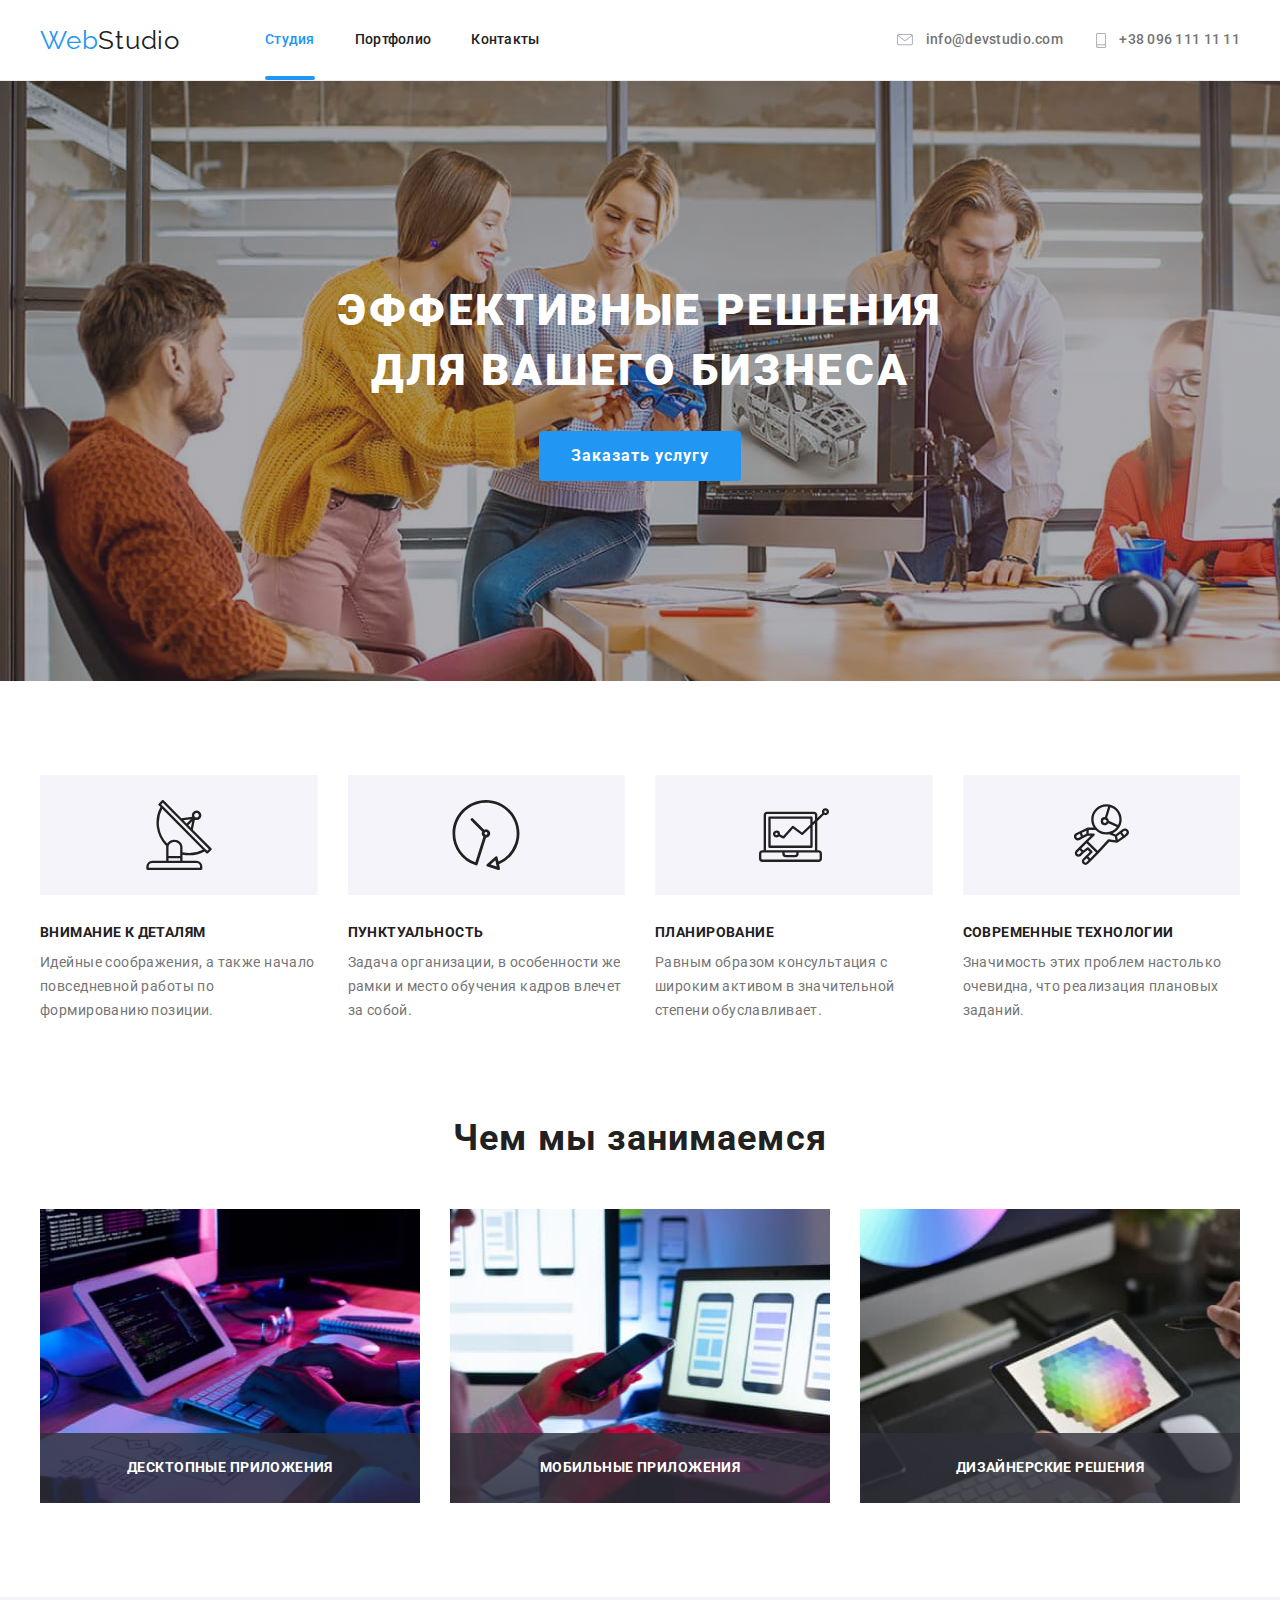
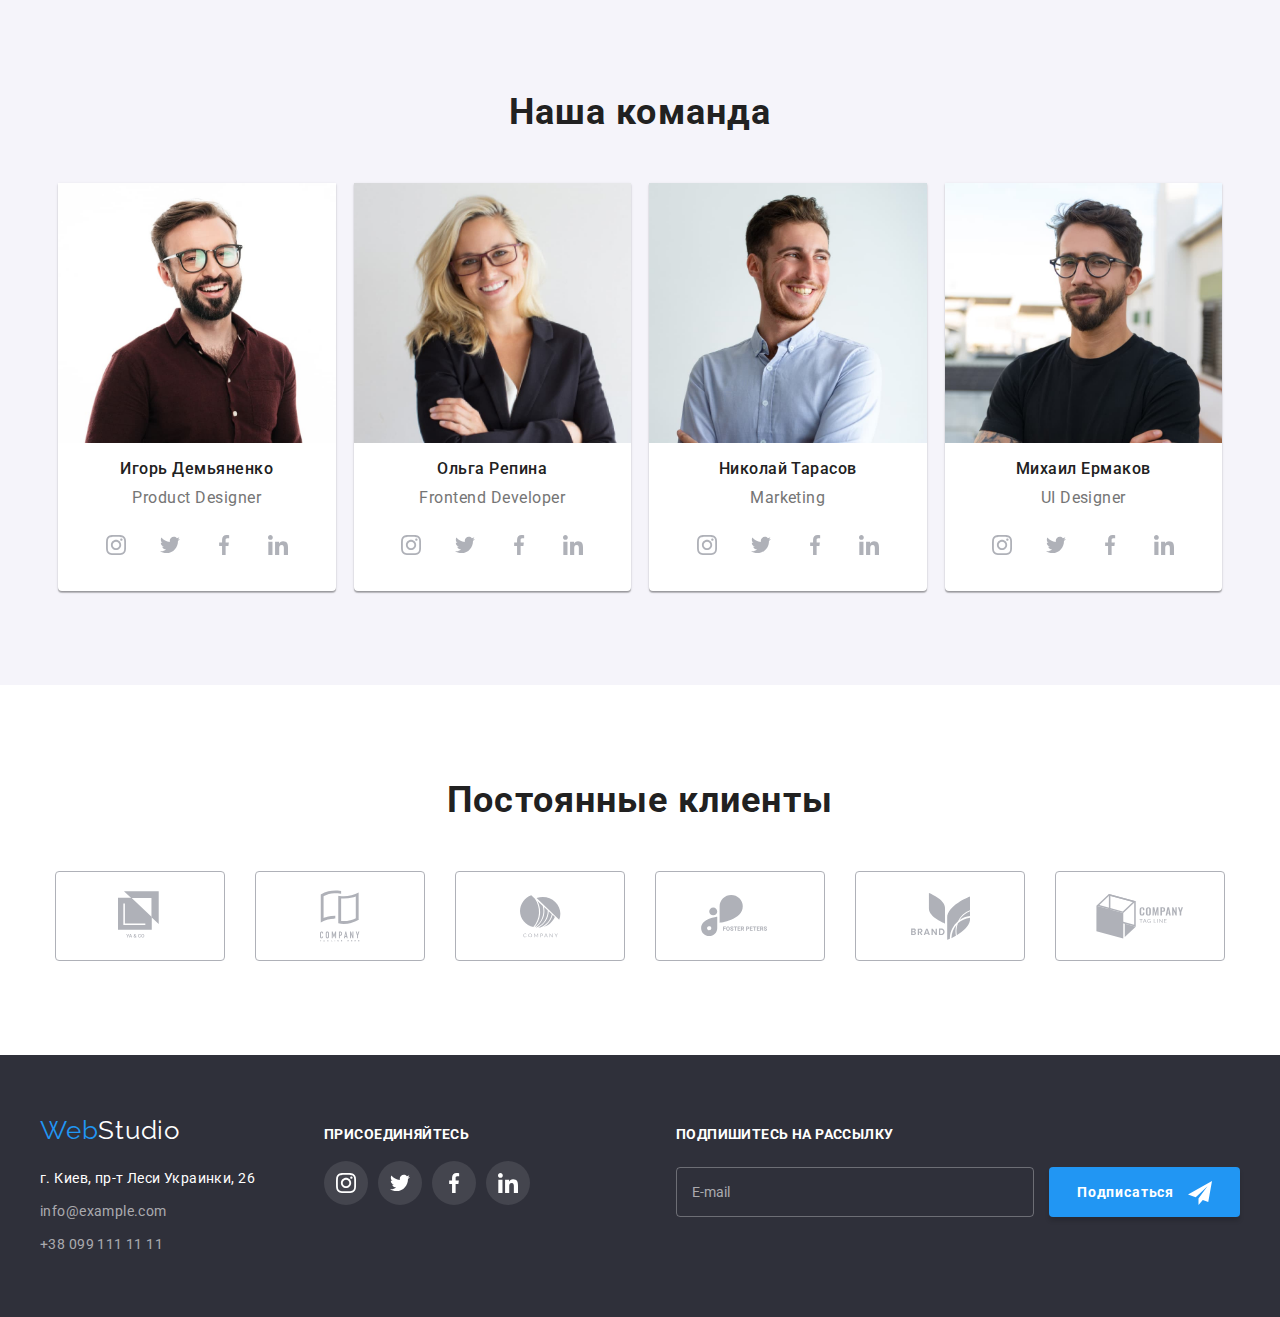
<file: index.html>
<!DOCTYPE html>
<html lang="ru">
  <head>
    <meta charset="UTF-8" />
    <meta name="viewport" content="width=device-width, initial-scale=1.0" />
    <title>Web Studio</title>
    <link
      href="https://fonts.googleapis.com/css2?family=Raleway:wght@700&family=Roboto:wght@400;500;700;900&display=swap"
      rel="stylesheet"
    />
    <link
      rel="stylesheet"
      href="https://cdnjs.cloudflare.com/ajax/libs/modern-normalize/0.7.0/modern-normalize.min.css"
    />
    <link rel="stylesheet" href="./css/style.css" />
  </head>
  <body>
    <!-- Header -->
    <header>
      <div class="container main-nav">
        <nav class="navigation">
          <a href="./index.html" class="logo"
            ><span class="logo-web">Web</span>Studio</a
          >
          <ul class="list">
            <li class="nav-item">
              <a href="./index.html" class="link current">Студия</a>
            </li>
            <li class="nav-item">
              <a href="./portfolio.html" class="link">Портфолио</a>
            </li>
            <li class="nav-item"><a href="#" class="link">Контакты</a></li>
          </ul>
        </nav>
        <div class="contacts">
          <a href="mailto:info@devstudio.com" class="link link-info">
            <svg class="header-icons" width="16" height="12">
              <use href="./images/icons/symbol-defs.svg#icon-mail"></use>
            </svg>
            info@devstudio.com
          </a>
          <a href="tel:+380961111111" class="link link-info">
            <svg class="header-icons" width="10" height="15">
              <use href="./images/icons/symbol-defs.svg#icon-smartphone"></use>
            </svg>
            +38 096 111 11 11
          </a>
        </div>
      </div>
    </header>
    <main>
      <!-- Hero -->
      <section class="hero">
        <h1 class="hero-title">
          Эффективные решения <br />
          для вашего бизнеса
        </h1>
        <button class="hero-button" type="button" data-modal-open>
          Заказать услугу
        </button>
      </section>
      <!-- Advantages -->
      <section class="advantages">
        <div class="container">
          <ul class="list">
            <li class="advantages-item vector">
              <h2 class="title">Внимание к деталям</h2>
              <p class="text">
                Идейные соображения, а также начало повседневной работы по
                формированию позиции.
              </p>
            </li>
            <li class="advantages-item watch">
              <h2 class="title">Пунктуальность</h2>
              <p class="text">
                Задача организации, в особенности же рамки и место обучения
                кадров влечет за собой.
              </p>
            </li>
            <li class="advantages-item computer">
              <h2 class="title">Планирование</h2>
              <p class="text">
                Равным образом консультация с широким активом в значительной
                степени обуславливает.
              </p>
            </li>
            <li class="advantages-item technology">
              <h2 class="title">Современные технологии</h2>
              <p class="text last-text">
                Значимость этих проблем настолько очевидна, что реализация
                плановых заданий.
              </p>
            </li>
          </ul>
        </div>
      </section>
      <!-- Activity -->
      <section class="activity">
        <div class="container">
          <h2 class="section-title">Чем мы занимаемся</h2>
          <ul class="list">
            <li class="activity-item">
              <img
                src="./images/activity/desktop.jpg"
                width="370"
                height="294"
                alt=""
                class="activity-image"
              />
              <h3 class="activity-title">Десктопные приложения</h3>
            </li>
            <li class="activity-item">
              <img
                src="./images/activity/mobile.jpg"
                width="370"
                height="294"
                alt=""
                class="activity-image"
              />
              <h3 class="activity-title">Мобильные приложения</h3>
            </li>
            <li class="activity-item">
              <img
                src="./images/activity/design.jpg"
                width="370"
                height="294"
                alt=""
                class="activity-image"
              />
              <h3 class="activity-title last-activity">Дизайнерские решения</h3>
            </li>
          </ul>
        </div>
      </section>
      <!-- Team -->
      <section class="team">
        <div class="container">
          <h2 class="section-title">Наша команда</h2>
          <ul class="list">
            <li class="team-item">
              <img
                src="./images/team/Igor.jpg"
                width="270"
                height="260"
                alt=""
                class="team-image"
              />
              <h3 class="team-title">Игорь Демьяненко</h3>
              <p class="team-text">Product Designer</p>
              <ul class="social-list">
                <li class="social-item">
                  <a href="#" aria-label="ссилка Instagram" class="social-link">
                    <svg width="20" height="20" class="social-icon">
                      <use
                        href="./images/icons/symbol-defs.svg#icon-instagram"
                      ></use>
                    </svg>
                  </a>
                </li>
                <li class="social-item">
                  <a href="#" aria-label="ссилка Twitter" class="social-link">
                    <svg width="20" height="20" class="social-icon">
                      <use
                        href="./images/icons/symbol-defs.svg#icon-twitter"
                      ></use>
                    </svg>
                  </a>
                </li>
                <li class="social-item">
                  <a href="#" aria-label="ссилка Facebook" class="social-link">
                    <svg width="20" height="20" class="social-icon">
                      <use
                        href="./images/icons/symbol-defs.svg#icon-facebook"
                      ></use>
                    </svg>
                  </a>
                </li>
                <li>
                  <a href="#" aria-label="ссилка LinkedIn" class="social-link">
                    <svg width="20" height="20" class="social-icon">
                      <use
                        href="./images/icons/symbol-defs.svg#icon-linkedin"
                      ></use>
                    </svg>
                  </a>
                </li>
              </ul>
            </li>
            <li class="team-item">
              <img
                src="./images/team/Olya.jpg"
                width="270"
                height="260"
                alt=""
                class="team-image"
              />
              <h3 class="team-title">Ольга Репина</h3>
              <p class="team-text">Frontend Developer</p>
              <ul class="social-list">
                <li class="social-item">
                  <a href="#" aria-label="ссилка Instagram" class="social-link">
                    <svg width="20" height="20" class="social-icon">
                      <use
                        href="./images/icons/symbol-defs.svg#icon-instagram"
                      ></use>
                    </svg>
                  </a>
                </li>
                <li class="social-item">
                  <a href="#" aria-label="ссилка Twitter" class="social-link">
                    <svg width="20" height="20" class="social-icon">
                      <use
                        href="./images/icons/symbol-defs.svg#icon-twitter"
                      ></use>
                    </svg>
                  </a>
                </li>
                <li class="social-item">
                  <a href="#" aria-label="ссилка Facebook" class="social-link">
                    <svg width="20" height="20" class="social-icon">
                      <use
                        href="./images/icons/symbol-defs.svg#icon-facebook"
                      ></use>
                    </svg>
                  </a>
                </li>
                <li>
                  <a href="#" aria-label="ссилка LinkedIn" class="social-link">
                    <svg width="20" height="20" class="social-icon">
                      <use
                        href="./images/icons/symbol-defs.svg#icon-linkedin"
                      ></use>
                    </svg>
                  </a>
                </li>
              </ul>
            </li>
            <li class="team-item">
              <img
                src="./images/team/Kolya.jpg"
                width="270"
                height="260"
                alt=""
                class="team-image"
              />
              <h3 class="team-title">Николай Тарасов</h3>
              <p class="team-text">Marketing</p>
              <ul class="social-list">
                <li class="social-item">
                  <a href="#" aria-label="ссилка Instagram" class="social-link">
                    <svg width="20" height="20" class="social-icon">
                      <use
                        href="./images/icons/symbol-defs.svg#icon-instagram"
                      ></use>
                    </svg>
                  </a>
                </li>
                <li class="social-item">
                  <a href="#" aria-label="ссилка Twitter" class="social-link">
                    <svg width="20" height="20" class="social-icon">
                      <use
                        href="./images/icons/symbol-defs.svg#icon-twitter"
                      ></use>
                    </svg>
                  </a>
                </li>
                <li class="social-item">
                  <a href="#" aria-label="ссилка Facebook" class="social-link">
                    <svg width="20" height="20" class="social-icon">
                      <use
                        href="./images/icons/symbol-defs.svg#icon-facebook"
                      ></use>
                    </svg>
                  </a>
                </li>
                <li>
                  <a href="#" aria-label="ссилка LinkedIn" class="social-link">
                    <svg width="20" height="20" class="social-icon">
                      <use
                        href="./images/icons/symbol-defs.svg#icon-linkedin"
                      ></use>
                    </svg>
                  </a>
                </li>
              </ul>
            </li>
            <li class="team-item">
              <img
                src="./images/team/Misha.jpg"
                width="270"
                height="260"
                alt=""
                class="team-image"
              />
              <h3 class="team-title">Михаил Ермаков</h3>
              <p class="team-text">UI Designer</p>
              <ul class="social-list">
                <li class="social-item">
                  <a href="#" aria-label="ссилка Instagram" class="social-link">
                    <svg width="20" height="20" class="social-icon">
                      <use
                        href="./images/icons/symbol-defs.svg#icon-instagram"
                      ></use>
                    </svg>
                  </a>
                </li>
                <li class="social-item">
                  <a href="#" aria-label="ссилка Twitter" class="social-link">
                    <svg width="20" height="20" class="social-icon">
                      <use
                        href="./images/icons/symbol-defs.svg#icon-twitter"
                      ></use>
                    </svg>
                  </a>
                </li>
                <li class="social-item">
                  <a href="#" aria-label="ссилка Facebook" class="social-link">
                    <svg width="20" height="20" class="social-icon">
                      <use
                        href="./images/icons/symbol-defs.svg#icon-facebook"
                      ></use>
                    </svg>
                  </a>
                </li>
                <li>
                  <a href="#" aria-label="ссилка LinkedIn" class="social-link">
                    <svg width="20" height="20" class="social-icon">
                      <use
                        href="./images/icons/symbol-defs.svg#icon-linkedin"
                      ></use>
                    </svg>
                  </a>
                </li>
              </ul>
            </li>
          </ul>
        </div>
      </section>
      <!-- regular customers -->
      <section class="clients">
        <div class="container">
          <h2 class="section-title">Постоянные клиенты</h2>
          <ul class="clients-list">
            <li class="clients-item">
              <a href="#" aria-label="Client 1" class="clients-link">
                <svg width="45" height="50" class="clients-icon">
                  <use href="./images/icons/symbol-defs.svg#icon-logo1"></use>
                </svg>
              </a>
            </li>
            <li class="clients-item">
              <a href="#" aria-label="Client 2" class="clients-link">
                <svg width="40" height="52" class="clients-icon">
                  <use href="./images/icons/symbol-defs.svg#icon-logo2"></use>
                </svg>
              </a>
            </li>
            <li class="clients-item">
              <a href="#" aria-label="Client 3" class="clients-link">
                <svg width="41" height="43" class="clients-icon">
                  <use href="./images/icons/symbol-defs.svg#icon-logo3"></use>
                </svg>
              </a>
            </li>
            <li class="clients-item">
              <a href="#" aria-label="Client 4" class="clients-link">
                <svg width="79" height="42" class="clients-icon">
                  <use href="./images/icons/symbol-defs.svg#icon-logo4"></use>
                </svg>
              </a>
            </li>
            <li class="clients-item">
              <a href="#" aria-label="Client 5" class="clients-link">
                <svg width="59" height="47" class="clients-icon">
                  <use href="./images/icons/symbol-defs.svg#icon-logo5"></use>
                </svg>
              </a>
            </li>
            <li class="clients-item">
              <a href="#" aria-label="Client 6" class="clients-link">
                <svg width="88" height="45" class="clients-icon">
                  <use href="./images/icons/symbol-defs.svg#icon-logo6"></use>
                </svg>
              </a>
            </li>
          </ul>
        </div>
      </section>
    </main>
    <!-- footer -->
    <footer>
      <div class="container">
        <div class="footer">
          <div>
            <a href="./index.html" class="logo"
              ><span class="logo-web">Web</span
              ><span class="logo-studio">Studio</span></a
            >
            <address>
              <ul class="address-list">
                <li class="address-item">
                  <a
                    href="https://goo.gl/maps/6LyQtBuJh6KGTNJq8"
                    target="_blank"
                    rel="noopener noreferrer"
                    class="kyiv-address"
                    >г. Киев, пр-т Леси Украинки, 26</a
                  >
                </li>
                <li class="address-item">
                  <a href="mailto:info@devstudio.com" class="address-link">
                    info@example.com
                  </a>
                </li>
                <li class="address-item">
                  <a href="tel:+380961111111" class="address-link">
                    +38 099 111 11 11
                  </a>
                </li>
              </ul>
            </address>
          </div>
          <div class="join-icons">
            <b class="join-us">присоединяйтесь</b>
            <ul class="social-list">
              <li class="social-item">
                <a
                  href="#"
                  aria-label="ссилка Instagram"
                  class="social-link our-links"
                >
                  <svg width="20" height="20" class="social-icon our-icon">
                    <use
                      href="./images/icons/symbol-defs.svg#icon-instagram"
                    ></use>
                  </svg>
                </a>
              </li>
              <li class="social-item">
                <a
                  href="#"
                  aria-label="ссилка Twitter"
                  class="social-link our-links"
                >
                  <svg width="20" height="20" class="social-icon our-icon">
                    <use
                      href="./images/icons/symbol-defs.svg#icon-twitter"
                    ></use>
                  </svg>
                </a>
              </li>
              <li class="social-item">
                <a
                  href="#"
                  aria-label="ссилка Facebook"
                  class="social-link our-links"
                >
                  <svg width="20" height="20" class="social-icon our-icon">
                    <use
                      href="./images/icons/symbol-defs.svg#icon-facebook"
                    ></use>
                  </svg>
                </a>
              </li>
              <li class="social-item">
                <a
                  href="#"
                  aria-label="ссилка LinkedIn"
                  class="social-link our-links"
                >
                  <svg width="20" height="20" class="social-icon our-icon">
                    <use
                      href="./images/icons/symbol-defs.svg#icon-linkedin"
                    ></use>
                  </svg>
                </a>
              </li>
            </ul>
          </div>
          <div class="write-email">
            <b class="join-us">Подпишитесь на рассылку</b>
            <form class="subscribe">
              <div>
                <input
                  type="email"
                  name="email"
                  placeholder="E-mail"
                  autocomplete="off"
                />
                <button type="submit" class="subscribe-button">
                  Подписаться
                  <svg class="subscribe-icon">
                    <use
                      href="./images/icons/symbol-defs.svg#icon-envelope"
                    ></use>
                  </svg>
                </button>
              </div>
            </form>
          </div>
        </div>
      </div>
    </footer>
    <div class="backdrop is-hidden" data-modal>
      <div class="modal">
        <button data-modal-close class="button-close">
          <!-- <img src="./images/icons/close.svg" alt="" class="icon-close" /> -->
          <svg class="close-icon" width="18" height="18">
            <use href="./images/icons/symbol-defs.svg#icon-close"></use>
          </svg>
        </button>
        <b class="give-information">Оставьте свои данные, мы вам перезвоним</b>
        <form>
          <label for="name">Имя</label>
          <div class="form-block">
            <input type="text" name="name" id="name" />
            <svg class="modal-icon">
              <use
                href="./images/icons/symbol-defs.svg#icon-person-black"
              ></use>
            </svg>
          </div>
          <label for="tel">Телефон</label>
          <div class="form-block">
            <input type="tel" name="tel" id="tel" />
            <svg class="modal-icon">
              <use href="./images/icons/symbol-defs.svg#icon-phone-black"></use>
            </svg>
          </div>

          <label for="mail">Почта</label>
          <div class="form-block">
            <input type="email" name="email" id="mail" />
            <svg class="modal-icon">
              <use href="./images/icons/symbol-defs.svg#icon-email-black"></use>
            </svg>
          </div>
          <label for="comment">Комментарий</label>
          <textarea
            name="comment"
            id="comment"
            class="textarea"
            placeholder="Введите текст"
          ></textarea>
          <label class="label">
            <input type="checkbox" name="conditions" class="checkbox" />
            <span class="checkbox-icon"></span>
            <span class="agree-conditions">
              Соглашаюсь с рассылкой и принимаю
              <a href="#" class="agreement">Условия договора</a>
            </span>
          </label>
          <button type="submit" class="submit-button">Отправить</button>
        </form>
      </div>
    </div>
    <script src="./js/modal.js"></script>
  </body>
</html>
</file>
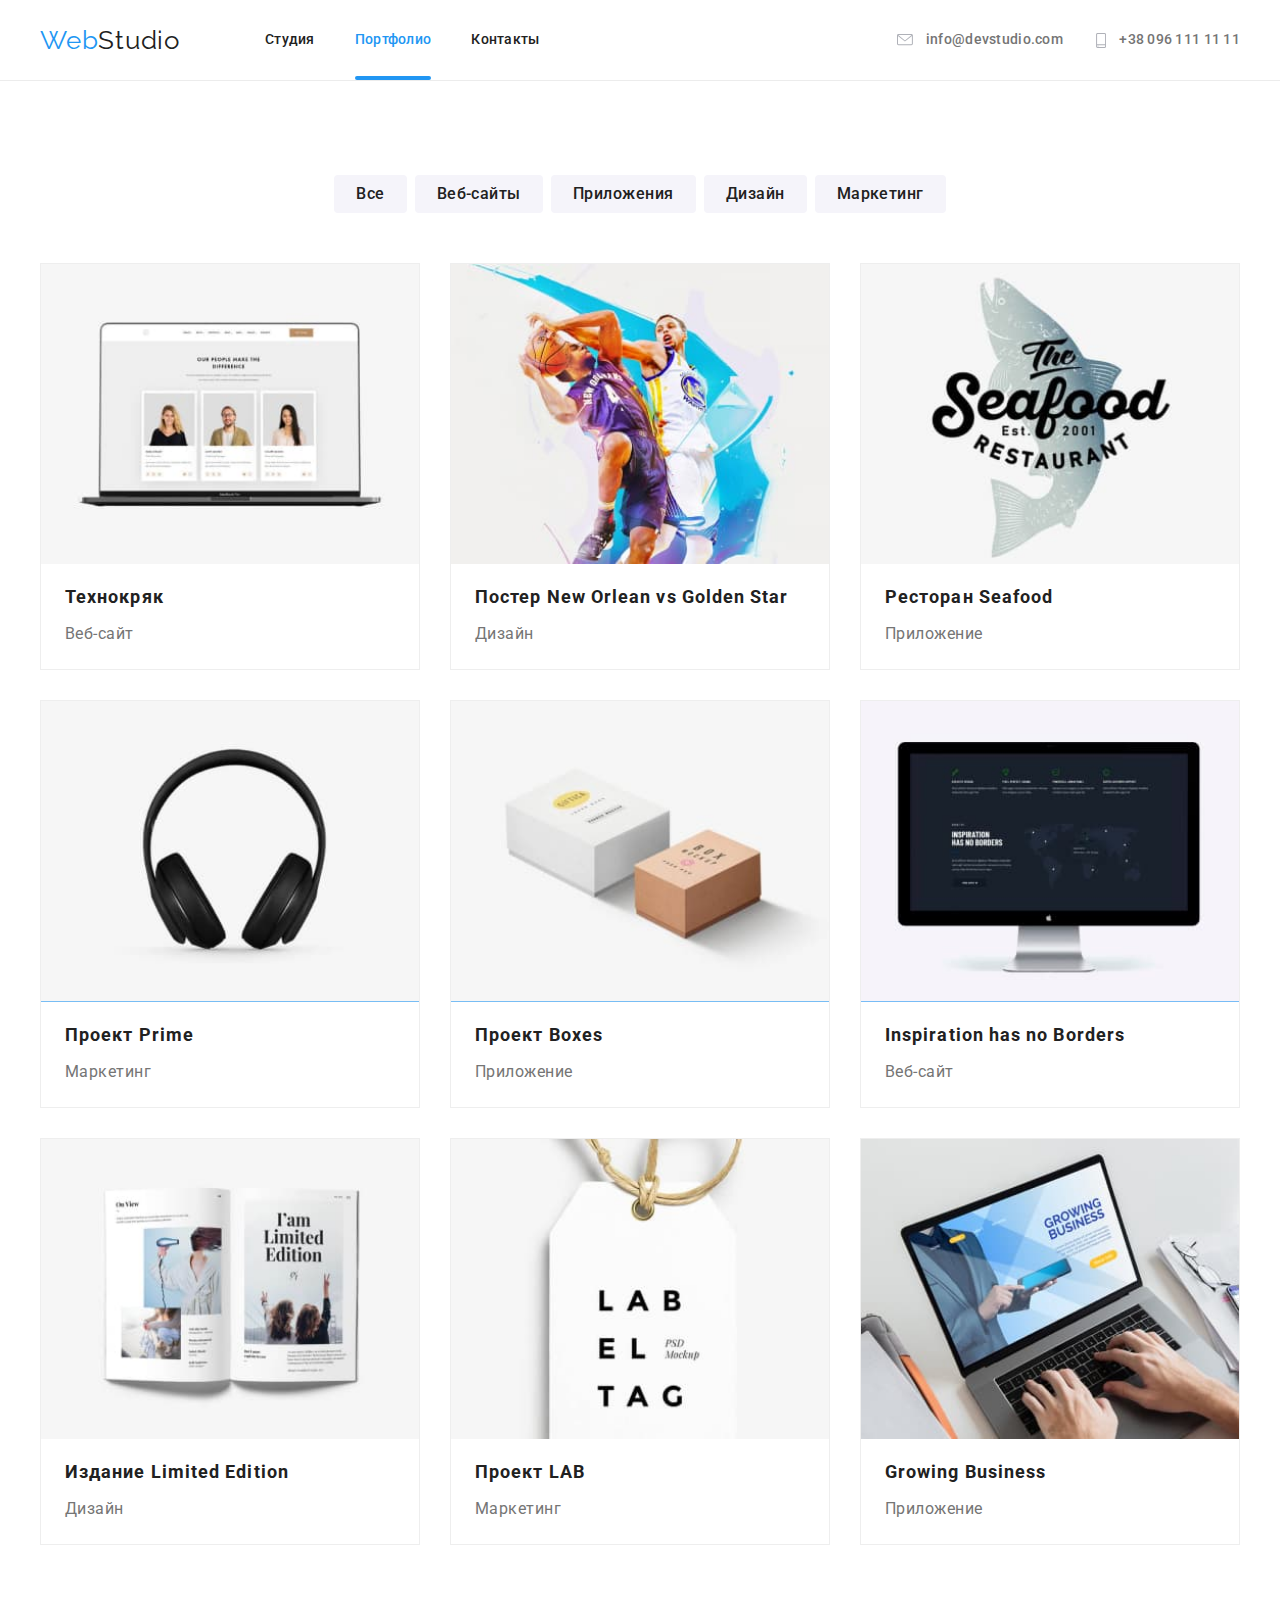
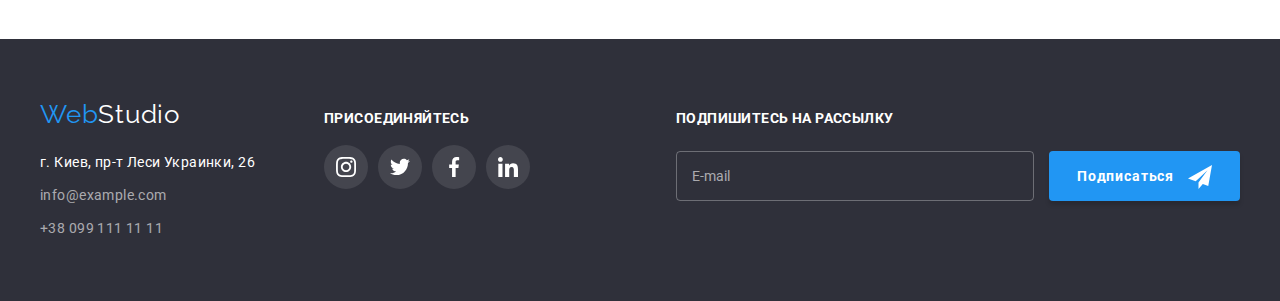
<file: portfolio.html>
<!DOCTYPE html>
<html lang="en">
  <head>
    <meta charset="UTF-8" />
    <meta name="viewport" content="width=device-width, initial-scale=1.0" />
    <title>Portfolio</title>
    <link
      href="https://fonts.googleapis.com/css2?family=Raleway:wght@700&family=Roboto:wght@400;500;700;900&display=swap"
      rel="stylesheet"
    />
    <link
      rel="stylesheet"
      href="https://cdnjs.cloudflare.com/ajax/libs/modern-normalize/0.7.0/modern-normalize.min.css"
    />
    <link rel="stylesheet" href="./css/style.css" />
  </head>
  <body>
    <header>
      <div class="container main-nav">
        <nav class="navigation">
          <a href="./index.html" class="logo"
            ><span class="logo-web">Web</span>Studio</a
          >
          <ul class="list">
            <li class="nav-item">
              <a href="./index.html" class="link">Студия</a>
            </li>
            <li class="nav-item">
              <a href="./portfolio.html" class="link current">Портфолио</a>
            </li>
            <li class="nav-item"><a href="#" class="link">Контакты</a></li>
          </ul>
        </nav>
        <div class="contacts">
          <a href="mailto:info@devstudio.com" class="link link-info">
            <svg class="header-icons" width="16" height="12">
              <use href="./images/icons/symbol-defs.svg#icon-mail"></use>
            </svg>
            info@devstudio.com</a
          >
          <a href="tel:+380961111111" class="link link-info">
            <svg class="header-icons" width="10" height="15">
              <use href="./images/icons/symbol-defs.svg#icon-smartphone"></use>
            </svg>
            +38 096 111 11 11</a
          >
        </div>
      </div>
    </header>
    <main>
      <section class="filter">
        <div class="container">
          <!-- <h1 class="main-title">Портфолио</h1> -->
          <ul class="list">
            <li class="filter-item">
              <button type="button" class="filter-button">Все</button>
            </li>
            <li class="filter-item">
              <button type="button" class="filter-button">Веб-сайты</button>
            </li>
            <li class="filter-item">
              <button type="button" class="filter-button">Приложения</button>
            </li>
            <li class="filter-item">
              <button type="button" class="filter-button">Дизайн</button>
            </li>
            <li class="filter-item">
              <button type="button" class="filter-button">Маркетинг</button>
            </li>
          </ul>

          <ul class="portfolio-list">
            <li class="portfolio-item">
              <a href="#" class="portfolio-link">
                <div class="image-box">
                  <img
                    src="./images/portfolio/techno-opt.jpg"
                    alt=""
                    width="370"
                    class="portfolio-image"
                  />
                  <p class="portfolio-description">
                    Технокряк это современная площадка распространения
                    коронавируса. Компании используют эту платформу для
                    цифрового шпионажа и атак на защищённые сервера конкурентов.
                  </p>
                </div>
                <h2 class="portfolio-title">Технокряк</h2>
                <p class="portfolio-text">Веб-сайт</p>
              </a>
            </li>
            <li class="portfolio-item">
              <a href="#" class="portfolio-link">
                <div class="image-box">
                  <img
                    src="./images/portfolio/new-orlean-opt.jpg"
                    alt=""
                    width="370"
                    class="portfolio-image"
                  />
                  <p class="portfolio-description">
                    Технокряк это современная площадка распространения
                    коронавируса. Компании используют эту платформу для
                    цифрового шпионажа и атак на защищённые сервера конкурентов.
                  </p>
                </div>
                <h2 class="portfolio-title">
                  Постер New Orlean vs Golden Star
                </h2>
                <p class="portfolio-text">Дизайн</p>
              </a>
            </li>
            <li class="portfolio-item">
              <a href="#" class="portfolio-link">
                <div class="image-box">
                  <img
                    src="./images/portfolio/seafood-opt.jpg"
                    alt=""
                    width="370"
                    class="portfolio-image"
                  />
                  <p class="portfolio-description">
                    Технокряк это современная площадка распространения
                    коронавируса. Компании используют эту платформу для
                    цифрового шпионажа и атак на защищённые сервера конкурентов.
                  </p>
                </div>
                <h2 class="portfolio-title">Ресторан Seafood</h2>
                <p class="portfolio-text">Приложение</p>
              </a>
            </li>
            <li class="portfolio-item">
              <a href="#" class="portfolio-link">
                <div class="image-box">
                  <img
                    src="./images/portfolio/prime-opt.jpg"
                    alt=""
                    width="370"
                    class="portfolio-image"
                  />
                  <p class="portfolio-description">
                    Технокряк это современная площадка распространения
                    коронавируса. Компании используют эту платформу для
                    цифрового шпионажа и атак на защищённые сервера конкурентов.
                  </p>
                </div>
                <h2 class="portfolio-title">Проект Prime</h2>
                <p class="portfolio-text">Маркетинг</p>
              </a>
            </li>
            <li class="portfolio-item">
              <a href="#" class="portfolio-link">
                <div class="image-box">
                  <img
                    src="./images/portfolio/boxes-opt.jpg"
                    alt=""
                    width="370"
                    class="portfolio-image"
                  />
                  <p class="portfolio-description">
                    Технокряк это современная площадка распространения
                    коронавируса. Компании используют эту платформу для
                    цифрового шпионажа и атак на защищённые сервера конкурентов.
                  </p>
                </div>
                <h2 class="portfolio-title">Проект Boxes</h2>
                <p class="portfolio-text">Приложение</p>
              </a>
            </li>
            <li class="portfolio-item">
              <a href="#" class="portfolio-link">
                <div class="image-box">
                  <img
                    src="./images/portfolio/noBorders-opt.jpg"
                    alt=""
                    width="370"
                    class="portfolio-image"
                  />
                  <p class="portfolio-description">
                    Технокряк это современная площадка распространения
                    коронавируса. Компании используют эту платформу для
                    цифрового шпионажа и атак на защищённые сервера конкурентов.
                  </p>
                </div>
                <h2 class="portfolio-title">Inspiration has no Borders</h2>
                <p class="portfolio-text">Веб-сайт</p>
              </a>
            </li>
            <li class="portfolio-item">
              <a href="#" class="portfolio-link">
                <div class="image-box">
                  <img
                    src="./images/portfolio/ledition-opt.jpg"
                    alt=""
                    width="370"
                    class="portfolio-image"
                  />
                  <p class="portfolio-description">
                    Технокряк это современная площадка распространения
                    коронавируса. Компании используют эту платформу для
                    цифрового шпионажа и атак на защищённые сервера конкурентов.
                  </p>
                </div>
                <h2 class="portfolio-title">Издание Limited Edition</h2>
                <p class="portfolio-text">Дизайн</p>
              </a>
            </li>
            <li class="portfolio-item">
              <a href="#" class="portfolio-link">
                <div class="image-box">
                  <img
                    src="./images/portfolio/lab-opt.jpg"
                    alt=""
                    width="370"
                    class="portfolio-image"
                  />
                  <p class="portfolio-description">
                    Технокряк это современная площадка распространения
                    коронавируса. Компании используют эту платформу для
                    цифрового шпионажа и атак на защищённые сервера конкурентов.
                  </p>
                </div>
                <h2 class="portfolio-title">Проект LAB</h2>
                <p class="portfolio-text">Маркетинг</p>
              </a>
            </li>
            <li class="portfolio-item">
              <a href="#" class="portfolio-link">
                <div class="image-box">
                  <img
                    src="./images/portfolio/growing-opt.jpg"
                    alt=""
                    width="370"
                    class="portfolio-image"
                  />
                  <p class="portfolio-description">
                    Технокряк это современная площадка распространения
                    коронавируса. Компании используют эту платформу для
                    цифрового шпионажа и атак на защищённые сервера конкурентов.
                  </p>
                </div>
                <h2 class="portfolio-title">Growing Business</h2>
                <p class="portfolio-text">Приложение</p>
              </a>
            </li>
          </ul>
        </div>
      </section>
    </main>
    <footer>
      <div class="container">
        <div class="footer">
          <div>
            <a href="./index.html" class="logo"
              ><span class="logo-web">Web</span
              ><span class="logo-studio">Studio</span></a
            >
            <address>
              <ul class="address-list">
                <li class="address-item">
                  <a
                    href="https://goo.gl/maps/6LyQtBuJh6KGTNJq8"
                    target="_blank"
                    rel="noopener noreferrer"
                    class="kyiv-address"
                    >г. Киев, пр-т Леси Украинки, 26</a
                  >
                </li>
                <li class="address-item">
                  <a href="mailto:info@devstudio.com" class="address-link">
                    info@example.com
                  </a>
                </li>
                <li class="address-item">
                  <a href="tel:+380961111111" class="address-link">
                    +38 099 111 11 11
                  </a>
                </li>
              </ul>
            </address>
          </div>
          <div class="join-icons">
            <b class="join-us">присоединяйтесь</b>
            <ul class="social-list">
              <li class="social-item">
                <a
                  href="#"
                  aria-label="ссилка Instagram"
                  class="social-link our-links"
                >
                  <svg width="20" height="20" class="social-icon our-icon">
                    <use
                      href="./images/icons/symbol-defs.svg#icon-instagram"
                    ></use>
                  </svg>
                </a>
              </li>
              <li class="social-item">
                <a
                  href="#"
                  aria-label="ссилка Twitter"
                  class="social-link our-links"
                >
                  <svg width="20" height="20" class="social-icon our-icon">
                    <use
                      href="./images/icons/symbol-defs.svg#icon-twitter"
                    ></use>
                  </svg>
                </a>
              </li>
              <li class="social-item">
                <a
                  href="#"
                  aria-label="ссилка Facebook"
                  class="social-link our-links"
                >
                  <svg width="20" height="20" class="social-icon our-icon">
                    <use
                      href="./images/icons/symbol-defs.svg#icon-facebook"
                    ></use>
                  </svg>
                </a>
              </li>
              <li class="social-item">
                <a
                  href="#"
                  aria-label="ссилка LinkedIn"
                  class="social-link our-links"
                >
                  <svg width="20" height="20" class="social-icon our-icon">
                    <use
                      href="./images/icons/symbol-defs.svg#icon-linkedin"
                    ></use>
                  </svg>
                </a>
              </li>
            </ul>
          </div>
          <div class="write-email">
            <b class="join-us">Подпишитесь на рассылку</b>
            <form class="subscribe">
              <div>
                <input
                  type="email"
                  name="email"
                  placeholder="E-mail"
                  autocomplete="off"
                />
                <button type="submit" class="subscribe-button">
                  Подписаться
                  <svg class="subscribe-icon">
                    <use
                      href="./images/icons/symbol-defs.svg#icon-envelope"
                    ></use>
                  </svg>
                </button>
              </div>
            </form>
          </div>
        </div>
      </div>
    </footer>
  </body>
</html>
</file>
<file: css/style.css>
:root {
  --main-color: #757575;
  --secondary-color: #212121;
  --accent-color: #2196f3;
}
body {
  font-family: Roboto, sans-serif;
  color: var(--main-color);
  font-size: 14px;
  line-height: 1.71;
  max-width: 1600px;
  margin-left: auto;
  margin-right: auto;
}

.link {
  text-decoration: none;
  font-weight: 500;
  letter-spacing: 0.02em;
  color: var(--secondary-color);
  line-height: 1.14;
  transition: color 250ms cubic-bezier(0.4, 0, 0.2, 1);
}
.section-title {
  font-weight: 700;
  font-size: 36px;
  line-height: 1.17;
  text-align: center;
  letter-spacing: 0.03em;
  color: var(--secondary-color);
  margin-top: 0;
  margin-bottom: 50px;
}
.logo {
  font-family: 'Raleway', sans-serif;
  font-size: 26px;
  line-height: 1.19;
  letter-spacing: 0.03em;
  text-decoration: none;
  color: var(--secondary-color);
}
.navigation {
  display: flex;
  align-items: center;
}
.navigation .list {
  margin-left: 85px;
}
.logo-web {
  color: var(--accent-color);
}
.logo-studio {
  color: #ffffff;
}
.link-info {
  color: var(--main-color);
  display: inline-block;
  transition: color 250ms cubic-bezier(0.4, 0, 0.2, 1);
}
.link-info + .link-info {
  margin-left: 30px;
}
.link:hover,
.link:focus {
  color: var(--accent-color);
}

.list {
  list-style: none;
  padding: 0;
  margin: 0;
  display: flex;
}

.address-list {
  list-style: none;
  padding: 0;
  margin: 0;
}
li {
  margin-top: 0;
}
.nav-item {
  position: relative;
}

.nav-item:not(:last-child) {
  margin-right: 40px;
}
header .link.current {
  color: var(--accent-color);
}
.current::before {
  content: '';
  display: block;
  position: absolute;
  height: 4px;
  width: 100%;
  bottom: 0;
  background-color: var(--accent-color);
  border-radius: 2px;
}
header {
  border-bottom: 1px solid #ececec;
}
.hero {
  max-width: 1600px;
  height: 600px;
  background-color: var(--main-color);
  text-align: center;
  margin-left: auto;
  margin-right: auto;
  background-image: linear-gradient(
      to right,
      rgba(47, 48, 58, 0.4),
      rgba(47, 48, 58, 0.4)
    ),
    url(../images/Hero-opt.jpg);
  padding-top: 200px;
}
.hero-title {
  color: #ffffff;
  font-weight: 900;
  font-size: 44px;
  line-height: 1.36;
  text-align: center;
  letter-spacing: 0.06em;
  text-transform: uppercase;
  margin-top: 0;
  margin-bottom: 30px;
}
.hero-button {
  background-color: var(--accent-color);
  color: #ffffff;
  font-weight: 700;
  font-size: 16px;
  line-height: 1.875;
  text-align: center;
  letter-spacing: 0.06em;
  font-family: inherit;
  padding: 10px 32px;
  border-radius: 4px;
  border: none;
}
.advantages {
  padding-top: 94px;
  padding-bottom: 94px;
}
.advantages-item {
  width: calc((100% - 90px) / 4);
}
.advantages-item:not(:last-child) {
  margin-right: 30px;
}
.advantages-item::before {
  content: '';
  display: block;
  height: 120px;
  background-color: #f5f4fa;
  background-repeat: no-repeat;
  background-position: center;
}
.advantages-item.vector::before {
  background-image: url(../images/icons/vector.svg);
}
.advantages-item.watch::before {
  background-image: url(../images/icons/watch.svg);
}
.advantages-item.computer::before {
  background-image: url(../images/icons/computer.svg);
}
.advantages-item.technology::before {
  background-image: url(../images/icons/technology.svg);
}
.advantages .title {
  font-weight: 700;
  font-size: 14px;
  line-height: 1.14;
  letter-spacing: 0.03em;
  text-transform: uppercase;
  color: var(--secondary-color);
  margin-top: 30px;
  margin-bottom: 10px;
}
.advantages .text {
  letter-spacing: 0.03em;
}
.last-text {
  margin-bottom: 0;
}
.team {
  background-color: #f5f4fa;
}
.team .list {
  justify-content: space-evenly;
}
.team-title {
  margin-bottom: 10px;
}
.team-text {
  margin-bottom: 16px;
}
.activity {
  padding-bottom: 94px;
}
.activity-item {
  width: calc((100% - 30px) / 3);
  position: relative;
}
.activity-item:not(:last-child) {
  margin-right: 30px;
}
.activity .section-title {
  margin-bottom: 50px;
}
.activity-title {
  font-weight: 700;
  font-size: 14px;
  line-height: 1.14;
  text-align: center;
  letter-spacing: 0.03em;
  text-transform: uppercase;
  background-color: rgba(47, 48, 58, 0.8);
  color: #ffffff;
  position: absolute;
  bottom: 0;
  left: 0;
  right: 0;
  margin: 0;
  padding-top: 27px;
  padding-bottom: 27px;
}
.activity-image {
  display: block;
  width: 100%;
}
.team {
  padding-top: 94px;
  padding-bottom: 94px;
}
.team-title {
  font-weight: 500;
  font-size: 16px;
  line-height: 1.1875;
  text-align: center;
  letter-spacing: 0.03em;
  color: var(--secondary-color);
}
.team-text {
  font-size: 16px;
  line-height: 1.1875;
  text-align: center;
  letter-spacing: 0.03em;
}
.team-item {
  width: calc((100% - 90px) / 4);
  background-color: #fff;
  box-shadow: 0px 2px 1px rgba(0, 0, 0, 0.2), 0px 1px 1px rgba(0, 0, 0, 0.14),
    0px 1px 3px rgba(0, 0, 0, 0.12);
  border-radius: 0px 0px 4px 4px;
}
.team-item:not(:last-child) {
  margin-right: 0;
}
.team-image {
  display: block;
  width: 100%;
}
.social-list {
  list-style: none;
  display: flex;
  justify-content: center;
  margin-bottom: 24px;
  padding: 0;
}
.social-item:not(:last-child) {
  margin-right: 10px;
}
.social-link {
  display: inline-flex;
  width: 44px;
  height: 44px;
  justify-content: center;
  align-items: center;
  transition: all 250ms cubic-bezier(0.4, 0, 0.2, 1);
}
.our-links {
  background-color: rgba(255, 255, 255, 0.1);
  border-radius: 50%;
}

.social-link:hover,
.social-link:focus {
  background-color: var(--accent-color);
  border-radius: 50%;
}
.social-icon,
.clients-icon,
.header-icons {
  fill: #afb1b8;
}
.our-icon {
  fill: #ffffff;
}
.social-link:hover .social-icon,
.social-link:focus .social-icon {
  fill: #ffffff;
}

.clients {
  padding-top: 94px;
  padding-bottom: 94px;
}
.clients-list {
  margin: 0;
  padding: 0;
  list-style: none;
  display: flex;
  justify-content: center;
}
.clients-item:not(:first-child) {
  margin-left: 30px;
}

.clients-link {
  display: inline-flex;
  width: 170px;
  height: 90px;
  border: 1px solid #afb1b8;
  border-radius: 4px;
  justify-content: center;
  align-items: center;
  transition: border-color 250ms cubic-bezier(0.4, 0, 0.2, 1);
}
.clients-link:hover,
.clients-link:focus {
  border-color: var(--accent-color);
}
.clients-link:hover svg,
.clients-link:focus svg {
  fill: var(--accent-color);
}
.address-list {
  margin-top: 20px;
}
.address-item:not(:last-child) {
  margin-bottom: 9px;
}
.address-link {
  letter-spacing: 0.03em;
  color: rgba(255, 255, 255, 0.6);
  font-style: normal;
  text-decoration: none;
}
.kyiv-address {
  text-decoration: none;
  font-style: normal;
  letter-spacing: 0.03em;
  color: #ffffff;
}
.join-us {
  font-weight: 700;
  line-height: 1.14;
  letter-spacing: 0.03em;
  text-transform: uppercase;
  color: #ffffff;
  display: inline;
}
.write-email {
  margin-left: auto;
}
.subscribe {
  display: flex;
  margin-top: 20px;
}
.subscribe-button {
  padding: 10px 28px;
  box-shadow: 0px 4px 4px rgba(0, 0, 0, 0.15);
  border-radius: 4px;
  background-color: var(--accent-color);
  border: none;
  color: #ffffff;
  font-weight: 700;
  line-height: 1.87;
  letter-spacing: 0.06em;
  margin-left: 12px;
  height: 50px;
}
.subscribe input[type='email'] {
  width: 358px;
  padding: 15px;
  border: 1px solid rgba(255, 255, 255, 0.3);
  border-radius: 4px;
  background-color: transparent;
  color: #ffffff;
  height: 50px;
  margin: 0;
}
.subscribe input[type='email']::placeholder {
  color: rgba(255, 255, 255, 0.6);
}

.subscribe-icon {
  width: 24px;
  height: 24px;
  vertical-align: middle;
  margin-left: 10px;
}
footer {
  padding-top: 60px;
  padding-bottom: 60px;
  background-color: #2f303a;
}
.footer {
  display: flex;
  align-items: baseline;
}
.join-icons {
  margin-left: 69px;
}
/* Блоки */
.container {
  width: 1230px;
  margin: 0 auto;
  padding: 0 15px;
}
.nav-item .link {
  display: block;
  padding-top: 32px;
  padding-bottom: 32px;
}
.main-nav {
  display: flex;
  align-items: center;
}
.navigation {
  display: flex;
}
.contacts {
  margin-left: auto;
}
.header-icons {
  vertical-align: middle;
  margin-right: 10px;
  transition: fill 250ms cubic-bezier(0.4, 0, 0.2, 1);
}
.link-info:hover .header-icons,
.link-info:focus .header-icons {
  fill: var(--accent-color);
}
/* Портфолио */
.filter {
  padding-top: 94px;
  padding-bottom: 94px;
}
.filter .list {
  justify-content: center;
}
.filter-button {
  background-color: #f5f4fa;
  font-weight: 500;
  font-size: 16px;
  line-height: 1.625;
  color: var(--secondary-color);
  text-align: center;
  letter-spacing: 0.03em;
  padding: 6px 22px;
  border-radius: 4px;
  border: none;
  transition: all 250ms cubic-bezier(0.4, 0, 0.2, 1);
}
.filter-item:not(:last-child) {
  margin-right: 8px;
}
.portfolio-item:nth-child(-n + 3) {
  margin-top: 50px;
}
.filter-button:hover,
.filter-button:focus {
  background-color: var(--accent-color);
  color: #ffffff;
}
.main-title {
  margin: 0;
}
.portfolio-list {
  list-style: none;
  padding: 0;
  margin: 0;
  display: flex;
  flex-wrap: wrap;
}
.portfolio-item {
  width: calc((100% - 60px) / 3);
  border: 1px solid #eeeeee;
  transition: box-shadow 250ms cubic-bezier(0.4, 0, 0.2, 1);
}
.portfolio-item:not(:nth-child(3n)) {
  margin-right: 30px;
}
.portfolio-item:not(:nth-last-child(-n + 3)) {
  margin-bottom: 30px;
}
.portfolio-link {
  text-decoration: none;
}
.portfolio-image {
  display: block;
  width: 100%;
}
.image-box {
  position: relative;
  overflow: hidden;
}
.image-box .portfolio-description {
  position: absolute;
  top: 0;
  left: 0;
  width: 100%;
  height: 100%;
  background-color: rgba(33, 150, 243, 0.9);
  color: #ffffff;
  padding: 63px 24px;
  transform: translateY(100%);
  transition: transform 250ms cubic-bezier(0.4, 0, 0.2, 1);
}
.portfolio-item:hover {
  box-shadow: 1px 4px 6px rgba(0, 0, 0, 0.16), 0px 4px 4px rgba(0, 0, 0, 0.06),
    0px 1px 1px rgba(0, 0, 0, 0.12);
}
.portfolio-item:hover .portfolio-description {
  transform: translateY(0);
}

.portfolio-title {
  font-weight: 700;
  font-size: 18px;
  line-height: 2;
  letter-spacing: 0.06em;
  color: var(--secondary-color);
  margin-bottom: 4px;
  margin-left: 24px;
}
.portfolio-text {
  font-size: 16px;
  line-height: 1.875;
  letter-spacing: 0.03em;
  color: var(--main-color);
  margin-bottom: 20px;
  margin-left: 24px;
}
.portfolio-description {
  font-size: 18px;
  line-height: 1.55;
  letter-spacing: 0.03em;
  color: var(--main-color);
}
p {
  margin: 0;
}
.backdrop {
  position: fixed;
  top: 0;
  left: 0;

  width: 100%;
  height: 100%;
  background-color: rgba(0, 0, 0, 0.2);
}
.backdrop.is-hidden {
  opacity: 0;
  pointer-events: none;
}
.modal {
  position: absolute;
  top: 50%;
  left: 50%;
  transform: translate(-50%, -50%);

  width: 528px;
  background-color: #ffffff;
  box-shadow: 0px 1px 3px rgba(0, 0, 0, 0.12), 0px 1px 1px rgba(0, 0, 0, 0.14),
    0px 2px 1px rgba(0, 0, 0, 0.2);
  border-radius: 4px;
  padding: 40px;
}
.give-information {
  font-weight: 700;
  font-size: 20px;
  line-height: 1.15;
  text-align: center;
  letter-spacing: 0.03em;
  color: #212121;
  margin-bottom: 12px;
}

input[type='text'],
input[type='tel'],
input[type='email'] {
  width: 100%;
  margin-top: 4px;
  margin-bottom: 10px;
  padding: 11px;
  padding-left: 42px;
  border: 1px solid rgba(33, 33, 33, 0.2);
  border-radius: 4px;
  height: 40px;
  transition: border 250ms cubic-bezier(0.4, 0, 0.2, 1);
}
.modal input:focus,
textarea:focus {
  border: 1px solid #2196f3;
  cursor: pointer;
}
textarea::placeholder {
  font-size: 14px;
  line-height: 1.14;
  letter-spacing: 0.01em;
  color: rgba(117, 117, 117, 0.5);
}
input[type='checkbox'] {
  margin-right: 9px;
  margin-left: 12px;
}
.agree-conditions {
  letter-spacing: 0.03em;
}
.agreement {
  color: var(--accent-color);
}
.textarea {
  width: 100%;
  padding: 12px 16px;
  height: 120px;
  resize: none;
  margin-top: 4px;
  margin-bottom: 20px;
  border: 1px solid rgba(33, 33, 33, 0.2);
  border-radius: 4px;
  transition: border 250ms cubic-bezier(0.4, 0, 0.2, 1);
}
.form-block {
  position: relative;
}
.modal-icon {
  position: absolute;
  top: 50%;
  left: 12px;
  width: 18px;
  height: 18px;
  transform: translateY(-65%);
  transition: fill 250ms cubic-bezier(0.4, 0, 0.2, 1);
}
input[type='text']:focus + .modal-icon,
input[type='tel']:focus + .modal-icon,
input[type='email']:focus + .modal-icon {
  fill: var(--accent-color);
}

.submit-button {
  background-color: var(--accent-color);
  border: none;
  margin: 0 auto;
  display: block;
  padding: 10px 55px;
  margin-top: 30px;
  font-weight: 700;
  font-size: 16px;
  line-height: 1.87;
  letter-spacing: 0.06em;
  color: #ffffff;
  box-shadow: 0px 4px 4px rgba(0, 0, 0, 0.15);
  border-radius: 4px;
  width: 200px;
  height: 50px;
}
.submit-button:hover {
  cursor: pointer;
}
.label {
  display: flex;
  align-items: center;
}
.checkbox {
  -webkit-appearance: none;
  -moz-appearance: none;
  appearance: none;
  position: absolute;
}
.checkbox-icon {
  display: inline-block;
  width: 16px;
  height: 15px;
  background-color: #fff;
  border: 2px solid black;
  border-radius: 2px;
  margin-left: 12px;
  margin-right: 7px;
  transition: all 250ms cubic-bezier(0.4, 0, 0.2, 1);
}
.checkbox:checked + .checkbox-icon {
  background-color: var(--accent-color);
  background-image: url(../images/icons/label.svg);
  background-repeat: no-repeat;
  background-size: contain;
  border-color: var(--accent-color);
  background-origin: border-box;
  border-radius: 2px;
}
.button-close {
  position: absolute;
  top: 8px;
  right: 8px;
  display: inline-flex;
  justify-content: center;
  align-items: center;
  border: 1px solid rgba(0, 0, 0, 0.1);
  border-radius: 50%;
  background-color: #ffffff;
  width: 30px;
  height: 30px;
  padding: 6px;
}
.button-close:hover .close-icon {
  fill: var(--accent-color);
}
</file>
